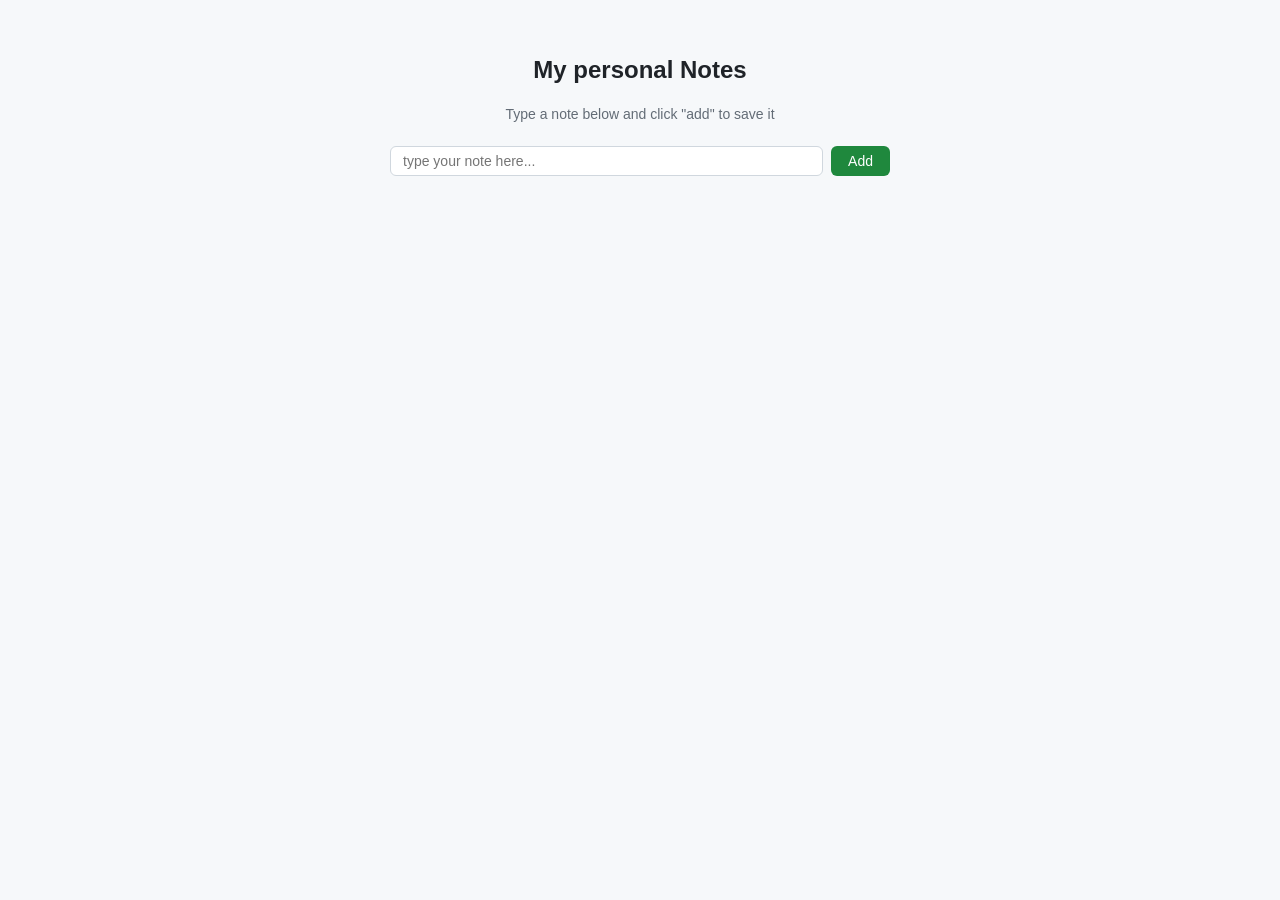
<file: index.html>
<!DOCTYPE html>
<html lang="en">
<head>
    <meta charset="UTF-8">
    <meta name="viewport" content="width=device-width, initial-scale=1.0">
    <title> My first project USING DOM </title>
    <link rel="stylesheet" href="src/css/style.css">
</head>
<body>

    <H1> My personal Notes</H1>
    <p> Type a note below and click "add" to save it</p>

    <!-- simple form container for user input-->
    <div class="input-container">
        <input type="text" id="noteInput" placeholder="type your note here...">
        <button id="addBtn"> Add</button>
    </div>

    <!-- Dynamic list where notes will be rendered-->
    <ul id="notesList"></ul>

    <script src="src/js/manipulatingDOM.js"></script>
    
</body>
</html>
</file>
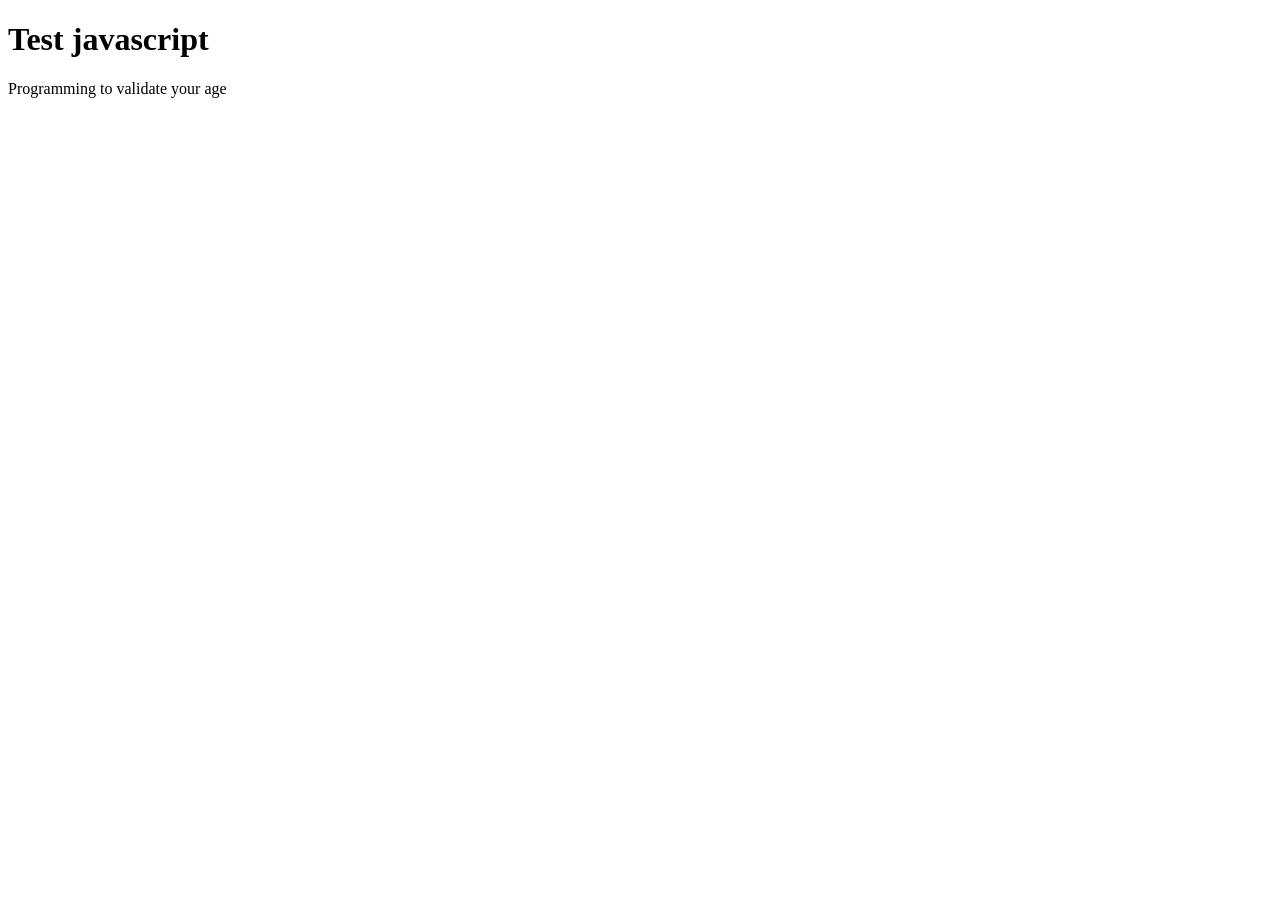
<file: script.html>
<!DOCTYPE html>
<html lang="en">
<head>
    <meta charset="UTF-8">
    <title>My first script</title>
</head>
<body>
    <h1> Test javascript</h1>
    <p> Programming to validate your age</p>

    <script src="sistemainteractivo.js"></script>
</body>
</html>
</file>
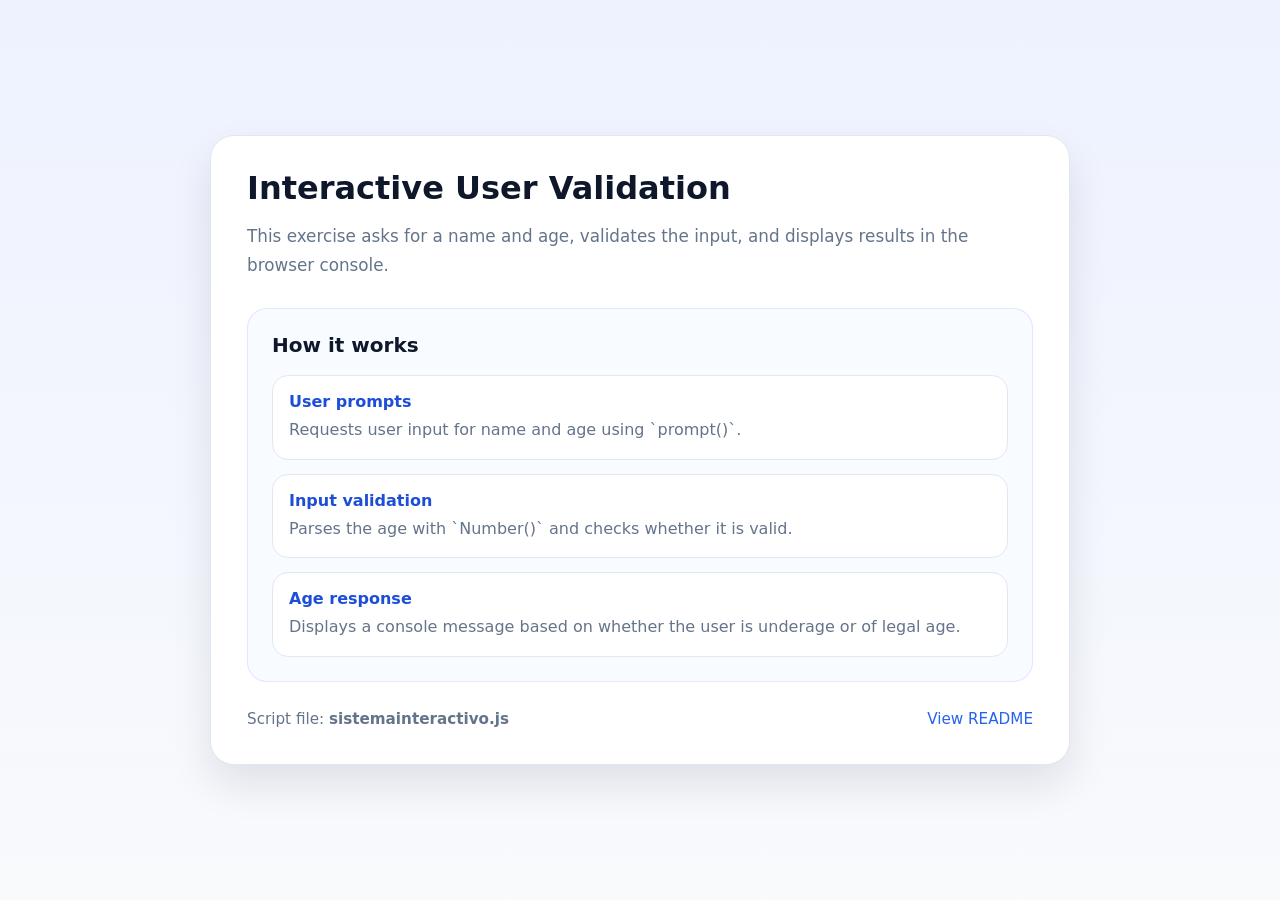
<file: JS_WEEK1/index1.html>
<!DOCTYPE html>
<html lang="en">
<head>
    <meta charset="UTF-8">
    <meta name="viewport" content="width=device-width, initial-scale=1.0">
    <title>Interactive User Validation</title>
    <link rel="stylesheet" href="styles.css">
</head>
<body>
    <main>
        <header>
            <h1>Interactive User Validation</h1>
            <p class="lead">This exercise asks for a name and age, validates the input, and displays results in the browser console.</p>
        </header>

        <section class="card">
            <h2>How it works</h2>
            <ul class="card-list">
                <li>
                    <strong>User prompts</strong>
                    <span>Requests user input for name and age using `prompt()`.</span>
                </li>
                <li>
                    <strong>Input validation</strong>
                    <span>Parses the age with `Number()` and checks whether it is valid.</span>
                </li>
                <li>
                    <strong>Age response</strong>
                    <span>Displays a console message based on whether the user is underage or of legal age.</span>
                </li>
            </ul>
        </section>

        <footer>
            <span>Script file: <strong>sistemainteractivo.js</strong></span>
            <a href="README.md">View README</a>
        </footer>
    </main>

    <script src="sistemainteractivo.js"></script>
</body>
</html>
</file>
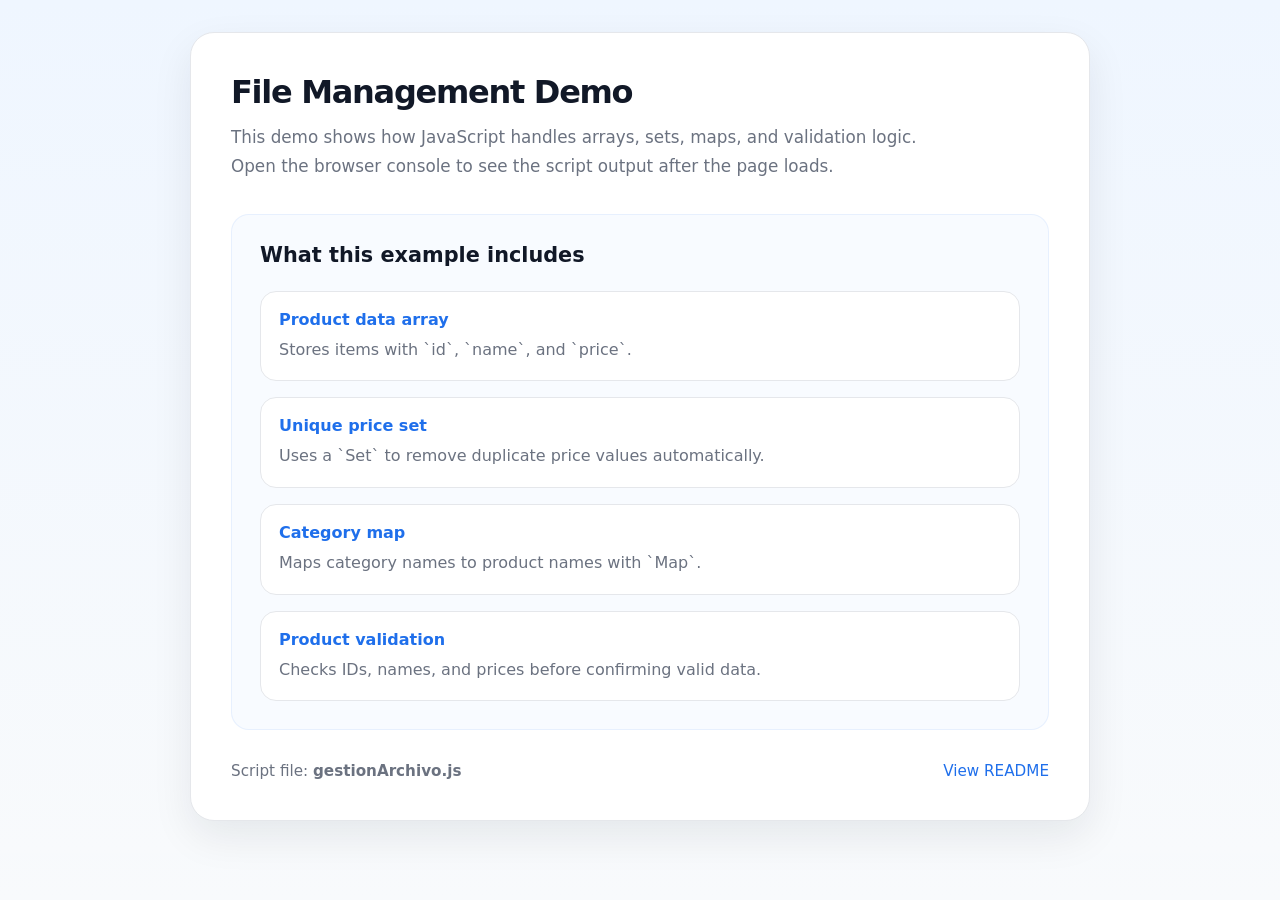
<file: JS_WEEK2/index2.html>
<!DOCTYPE html>
<html lang="en">
<head>
    <meta charset="UTF-8">
    <meta name="viewport" content="width=device-width, initial-scale=1.0">
    <title>Gestion archivo</title>
    <link rel="stylesheet" href="styles.css">
</head>
<body>
    <main>
        <header>
            <h1>File Management Demo</h1>
            <p class="lead">This demo shows how JavaScript handles arrays, sets, maps, and validation logic. Open the browser console to see the script output after the page loads.</p>
        </header>

        <section class="card">
            <h2>What this example includes</h2>
            <ul class="card-list">
                <li>
                    <strong>Product data array</strong>
                    <span>Stores items with `id`, `name`, and `price`.</span>
                </li>
                <li>
                    <strong>Unique price set</strong>
                    <span>Uses a `Set` to remove duplicate price values automatically.</span>
                </li>
                <li>
                    <strong>Category map</strong>
                    <span>Maps category names to product names with `Map`.</span>
                </li>
                <li>
                    <strong>Product validation</strong>
                    <span>Checks IDs, names, and prices before confirming valid data.</span>
                </li>
            </ul>
        </section>

        <footer>
            <span>Script file: <strong>gestionArchivo.js</strong></span>
            <a href="README.md">View README</a>
        </footer>
    </main>

    <script src="gestionArchivo.js"></script>
</body>
</html>
</file>
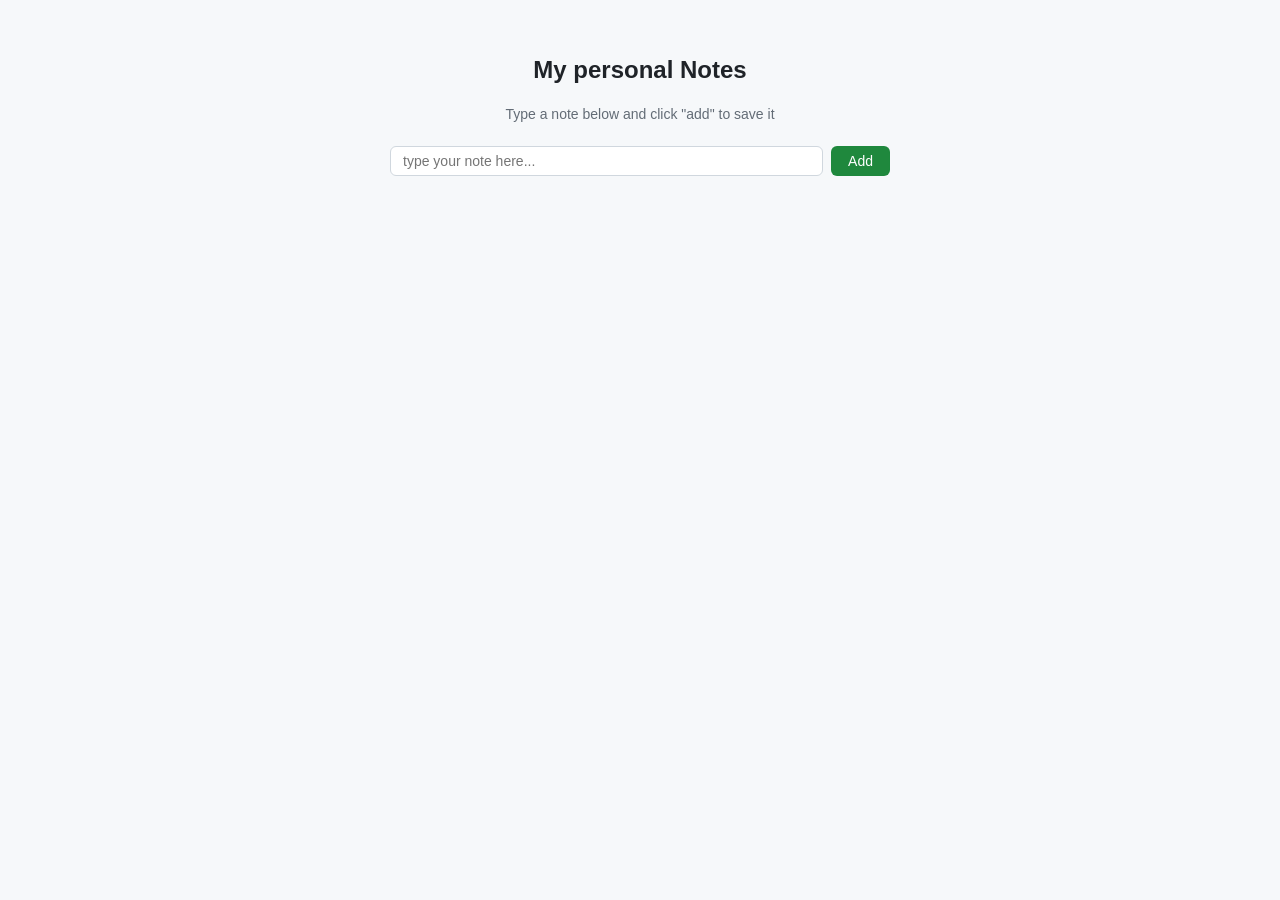
<file: JS_WEEK3/index3.html>
<!DOCTYPE html>
<html lang="en">
<head>
    <meta charset="UTF-8">
    <meta name="viewport" content="width=device-width, initial-scale=1.0">
    <title> My first project USING DOM </title>
    <link rel="stylesheet" href="style.css">
</head>
<body>

    <H1> My personal Notes</H1>
    <p> Type a note below and click "add" to save it</p>

    <!-- simple form container for user input-->
    <div class="input-container">
        <input type="text" id="noteInput" placeholder="type your note here...">
        <button id="addBtn"> Add</button>
    </div>

    <!-- Dynamic list where notes will be rendered-->
    <ul id="notesList"></ul>

    <script src="manipulatingDOM.js"></script>
    
</body>
</html>
</file>
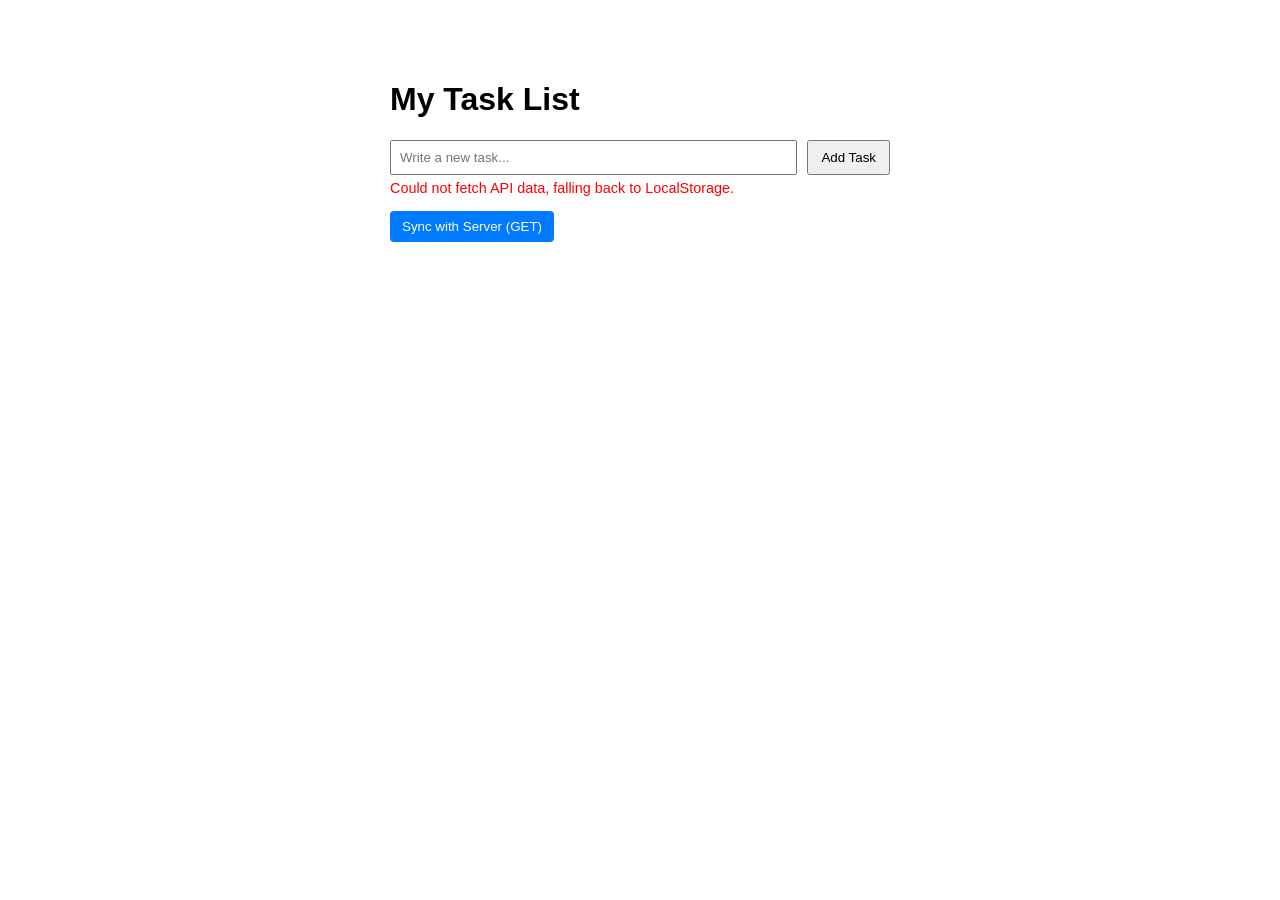
<file: JS_WEEK4/index4.html>
<!DOCTYPE html>
<html lang="en">
<head>
    <meta charset="UTF-8">
    <meta name="viewport" content="width=device-width, initial-scale=1.0">
    <title>Task Manager Pro</title>
    <link rel="stylesheet" href="styles.css">
</head>
<body>

    <h1>My Task List</h1>

    <form id="task-form">
        <input type="text" id="task-input" placeholder="Write a new task..." required>
        <button type="submit">Add Task</button>
    </form>
    
    <div id="message-container"></div>

    <button id="sync-btn" class="btn-sync">
        Sync with Server (GET)
    </button>

    <ul id="task-list"></ul>

    <script src="PersistenciaDeDatos.js"></script>
</body>
</html>
</file>
<file: src/css/style.css>
body {
    font-family: -apple-system, BlinkMacSystemFont, "Segoe UI", "Noto Sans", Helvetica, Arial, sans-serif;
    background-color: #f6f8fa; /* GitHub's signature light gray background */
    color: #1f2328;            /* GitHub's main text dark gray */
    margin: 0;
    padding: 40px 20px;
    display: flex;
    flex-direction: column;
    align-items: center;
}

h1 {
    font-size: 24px;
    font-weight: 600;
    margin-bottom: 8px;
}

p {
    color: #636c76; /* Muted text color for instructions */
    font-size: 14px;
    margin-bottom: 24px;
}

.input-container {
    display: flex;
    gap: 8px;
    width: 100%;
    max-width: 500px;
    margin-bottom: 24px;
}

#noteInput {
    flex: 1;
    padding: 6px 12px;
    font-size: 14px;
    background-color: #ffffff;
    border: 1px solid #d0d7de;
    border-radius: 6px;
    box-shadow: inset 0 1px 0 rgba(255, 255, 255, 0.2);
    transition: border-color 0.2s, box-shadow 0.2s;
    outline: none;
}

#noteInput:focus {
    border-color: #0969da;
    box-shadow: 0 0 0 3px rgba(9, 105, 218, 0.3);
}

#addBtn {
    background-color: #1f883d; /* GitHub Success Green */
    color: #ffffff;
    padding: 6px 16px;
    font-size: 14px;
    font-weight: 500;
    border: 1px solid rgba(31, 136, 61, 0.15);
    border-radius: 6px;
    cursor: pointer;
    transition: background-color 0.2s;
}

#addBtn:hover {
    background-color: #1a7f37; /* Slightly darker green on hover */
}

#addBtn:active {
    background-color: #187733;
}

#notesList {
    width: 100%;
    max-width: 500px;
    list-style-type: none;
    padding: 0;
    margin: 0;
    background-color: #ffffff;
    border: 1px solid #d0d7de; /* Border around the entire box container */
    border-radius: 6px;
    box-shadow: 0 1px 3px rgba(0, 0, 0, 0.05);
}

#notesList:empty {
    border: none;
    box-shadow: none;
}

#notesList li {
    display: flex;
    justify-content: space-between;
    align-items: center;
    padding: 12px 16px;
    font-size: 14px;
    border-bottom: 1px solid #d0d7de; /* Divider lines between notes */
}

#notesList li:last-child {
    border-bottom: none;
}

#notesList li button {
    background-color: #f6f8fa;
    color: #24292f;
    padding: 4px 12px;
    font-size: 12px;
    font-weight: 500;
    border: 1px solid #d0d7de;
    border-radius: 6px;
    cursor: pointer;
    transition: all 0.2s;
}

#notesList li button:hover {
    background-color: #cf222e; 
    color: #ffffff;
    border-color: rgba(27, 31, 36, 0.15);
}
</file>
<file: JS_WEEK1/styles.css>
/* JS_WEEK1 Professional Styles */
:root {
    --bg: #f2f7ff;
    --surface: #ffffff;
    --primary: #2563eb;
    --secondary: #1d4ed8;
    --text: #0f172a;
    --muted: #64748b;
    --border: #e2e8f0;
    --shadow: 0 20px 40px rgba(15, 23, 42, 0.1);
}

* {
    box-sizing: border-box;
}

body {
    margin: 0;
    min-height: 100vh;
    font-family: Inter, system-ui, -apple-system, BlinkMacSystemFont, "Segoe UI", sans-serif;
    background: linear-gradient(180deg, #eef2ff 0%, #f8fafc 100%);
    color: var(--text);
    display: flex;
    align-items: center;
    justify-content: center;
    padding: 24px;
}

main {
    width: min(860px, 100%);
    background: var(--surface);
    border: 1px solid var(--border);
    border-radius: 24px;
    box-shadow: var(--shadow);
    padding: 36px;
}

header {
    display: flex;
    flex-direction: column;
    gap: 16px;
    margin-bottom: 28px;
}

h1 {
    margin: 0;
    font-size: clamp(2rem, 2.5vw, 2.75rem);
    line-height: 1.05;
}

p.lead {
    margin: 0;
    color: var(--muted);
    line-height: 1.75;
    max-width: 46rem;
    font-size: 1.05rem;
}

section.card {
    background: #f8fbff;
    border: 1px solid rgba(37, 99, 235, 0.12);
    border-radius: 20px;
    padding: 24px;
}

section.card h2 {
    margin-top: 0;
    font-size: 1.25rem;
}

ul.card-list {
    list-style: none;
    padding: 0;
    margin: 18px 0 0;
    display: grid;
    gap: 14px;
}

ul.card-list li {
    background: white;
    border: 1px solid var(--border);
    border-radius: 16px;
    padding: 16px;
    display: grid;
    gap: 6px;
}

ul.card-list li strong {
    display: block;
    color: var(--secondary);
    font-size: 1rem;
}

ul.card-list li span {
    color: var(--muted);
    line-height: 1.6;
}

footer {
    margin-top: 28px;
    display: flex;
    justify-content: space-between;
    flex-wrap: wrap;
    gap: 12px;
    color: var(--muted);
    font-size: 0.95rem;
}

footer a {
    color: var(--primary);
    text-decoration: none;
}

@media (max-width: 640px) {
    body {
        padding: 16px;
    }
    main {
        padding: 22px;
    }
}
</file>
<file: JS_WEEK2/styles.css>
:root {
    --bg: #f7f9fc;
    --surface: #ffffff;
    --primary: #1f6feb;
    --text: #111827;
    --muted: #6b7280;
    --border: #e5e7eb;
    --shadow: 0 16px 40px rgba(15, 23, 42, 0.08);
}

* {
    box-sizing: border-box;
}

html, body {
    margin: 0;
    min-height: 100%;
    font-family: Inter, system-ui, -apple-system, BlinkMacSystemFont, "Segoe UI", sans-serif;
    background: linear-gradient(180deg, #eff6ff 0%, #f8fafc 100%);
    color: var(--text);
}

body {
    display: flex;
    align-items: center;
    justify-content: center;
    padding: 32px;
}

main {
    width: min(900px, 100%);
    background: var(--surface);
    border: 1px solid var(--border);
    border-radius: 24px;
    box-shadow: var(--shadow);
    padding: 40px;
}

header {
    display: flex;
    flex-direction: column;
    gap: 12px;
    margin-bottom: 32px;
}

h1 {
    margin: 0;
    font-size: clamp(2rem, 2.5vw, 2.75rem);
    letter-spacing: -0.04em;
}

p.lead {
    margin: 0;
    max-width: 44rem;
    line-height: 1.75;
    color: var(--muted);
    font-size: 1.05rem;
}

section.card {
    border-radius: 18px;
    padding: 28px;
    background: #f8fbff;
    border: 1px solid rgba(31, 111, 235, 0.08);
}

section.card h2 {
    margin-top: 0;
    font-size: 1.3rem;
}

.card-list {
    list-style: none;
    padding: 0;
    margin: 1.5rem 0 0;
    display: grid;
    gap: 16px;
}

.card-list li {
    display: grid;
    gap: 8px;
    padding: 18px;
    border-radius: 16px;
    background: white;
    border: 1px solid var(--border);
}

.card-list li strong {
    display: block;
    font-size: 1rem;
    color: var(--primary);
}

.card-list li span {
    color: var(--muted);
    line-height: 1.6;
}

footer {
    margin-top: 32px;
    display: flex;
    justify-content: space-between;
    gap: 16px;
    flex-wrap: wrap;
    color: var(--muted);
    font-size: 0.95rem;
}

footer a {
    color: var(--primary);
    text-decoration: none;
}

@media (max-width: 640px) {
    body {
        padding: 20px;
    }
    main {
        padding: 28px;
    }
}
</file>
<file: JS_WEEK3/style.css>
body {
    font-family: -apple-system, BlinkMacSystemFont, "Segoe UI", "Noto Sans", Helvetica, Arial, sans-serif;
    background-color: #f6f8fa; 
    color: #1f2328;           
    margin: 0;
    padding: 40px 20px;
    display: flex;
    flex-direction: column;
    align-items: center;
}

h1 {
    font-size: 24px;
    font-weight: 600;
    margin-bottom: 8px;
}

p {
    color: #636c76; 
    font-size: 14px;
    margin-bottom: 24px;
}

.input-container {
    display: flex;
    gap: 8px;
    width: 100%;
    max-width: 500px;
    margin-bottom: 24px;
}

#noteInput {
    flex: 1;
    padding: 6px 12px;
    font-size: 14px;
    background-color: #ffffff;
    border: 1px solid #d0d7de;
    border-radius: 6px;
    box-shadow: inset 0 1px 0 rgba(255, 255, 255, 0.2);
    transition: border-color 0.2s, box-shadow 0.2s;
    outline: none;
}

#noteInput:focus {
    border-color: #0969da;
    box-shadow: 0 0 0 3px rgba(9, 105, 218, 0.3);
}

#addBtn {
    background-color: #1f883d; 
    color: #ffffff;
    padding: 6px 16px;
    font-size: 14px;
    font-weight: 500;
    border: 1px solid rgba(31, 136, 61, 0.15);
    border-radius: 6px;
    cursor: pointer;
    transition: background-color 0.2s;
}

#addBtn:hover {
    background-color: #1a7f37;
}

#addBtn:active {
    background-color: #187733;
}

#notesList {
    width: 100%;
    max-width: 500px;
    list-style-type: none;
    padding: 0;
    margin: 0;
    background-color: #ffffff;
    border: 1px solid #d0d7de; 
    border-radius: 6px;
    box-shadow: 0 1px 3px rgba(0, 0, 0, 0.05);
}

#notesList:empty {
    border: none;
    box-shadow: none;
}

#notesList li {
    display: flex;
    justify-content: space-between;
    align-items: center;
    padding: 12px 16px;
    font-size: 14px;
    border-bottom: 1px solid #d0d7de; 
}

#notesList li:last-child {
    border-bottom: none;
}

#notesList li button {
    background-color: #f6f8fa;
    color: #24292f;
    padding: 4px 12px;
    font-size: 12px;
    font-weight: 500;
    border: 1px solid #d0d7de;
    border-radius: 6px;
    cursor: pointer;
    transition: all 0.2s;
}

#notesList li button:hover {
    background-color: #cf222e; 
    color: #ffffff;
    border-color: rgba(27, 31, 36, 0.15);
}
</file>
<file: JS_WEEK4/styles.css>
body { 
    font-family: Arial, sans-serif; 
    max-width: 500px; 
    margin: 40px auto; 
    padding: 20px; 
}

form { 
    display: flex; 
    gap: 10px; 
    margin-bottom: 20px; 
}

input { 
    flex: 1; 
    padding: 8px; 
}

button { 
    padding: 8px 12px; 
    cursor: pointer; 
}

li { 
    display: flex; 
    justify-content: space-between; 
    align-items: center; 
    margin-bottom: 8px; 
    padding: 8px; 
    border: 1px solid #ddd; 
}

.btn-sync {
    background-color: #007bff; 
    color: white; 
    border: none; 
    border-radius: 4px;
}

.error { 
    color: red; 
    font-size: 0.9em; 
    margin-top: -15px; 
    margin-bottom: 15px; 
}

.success { 
    color: green; 
    font-size: 0.9em; 
}
</file>
